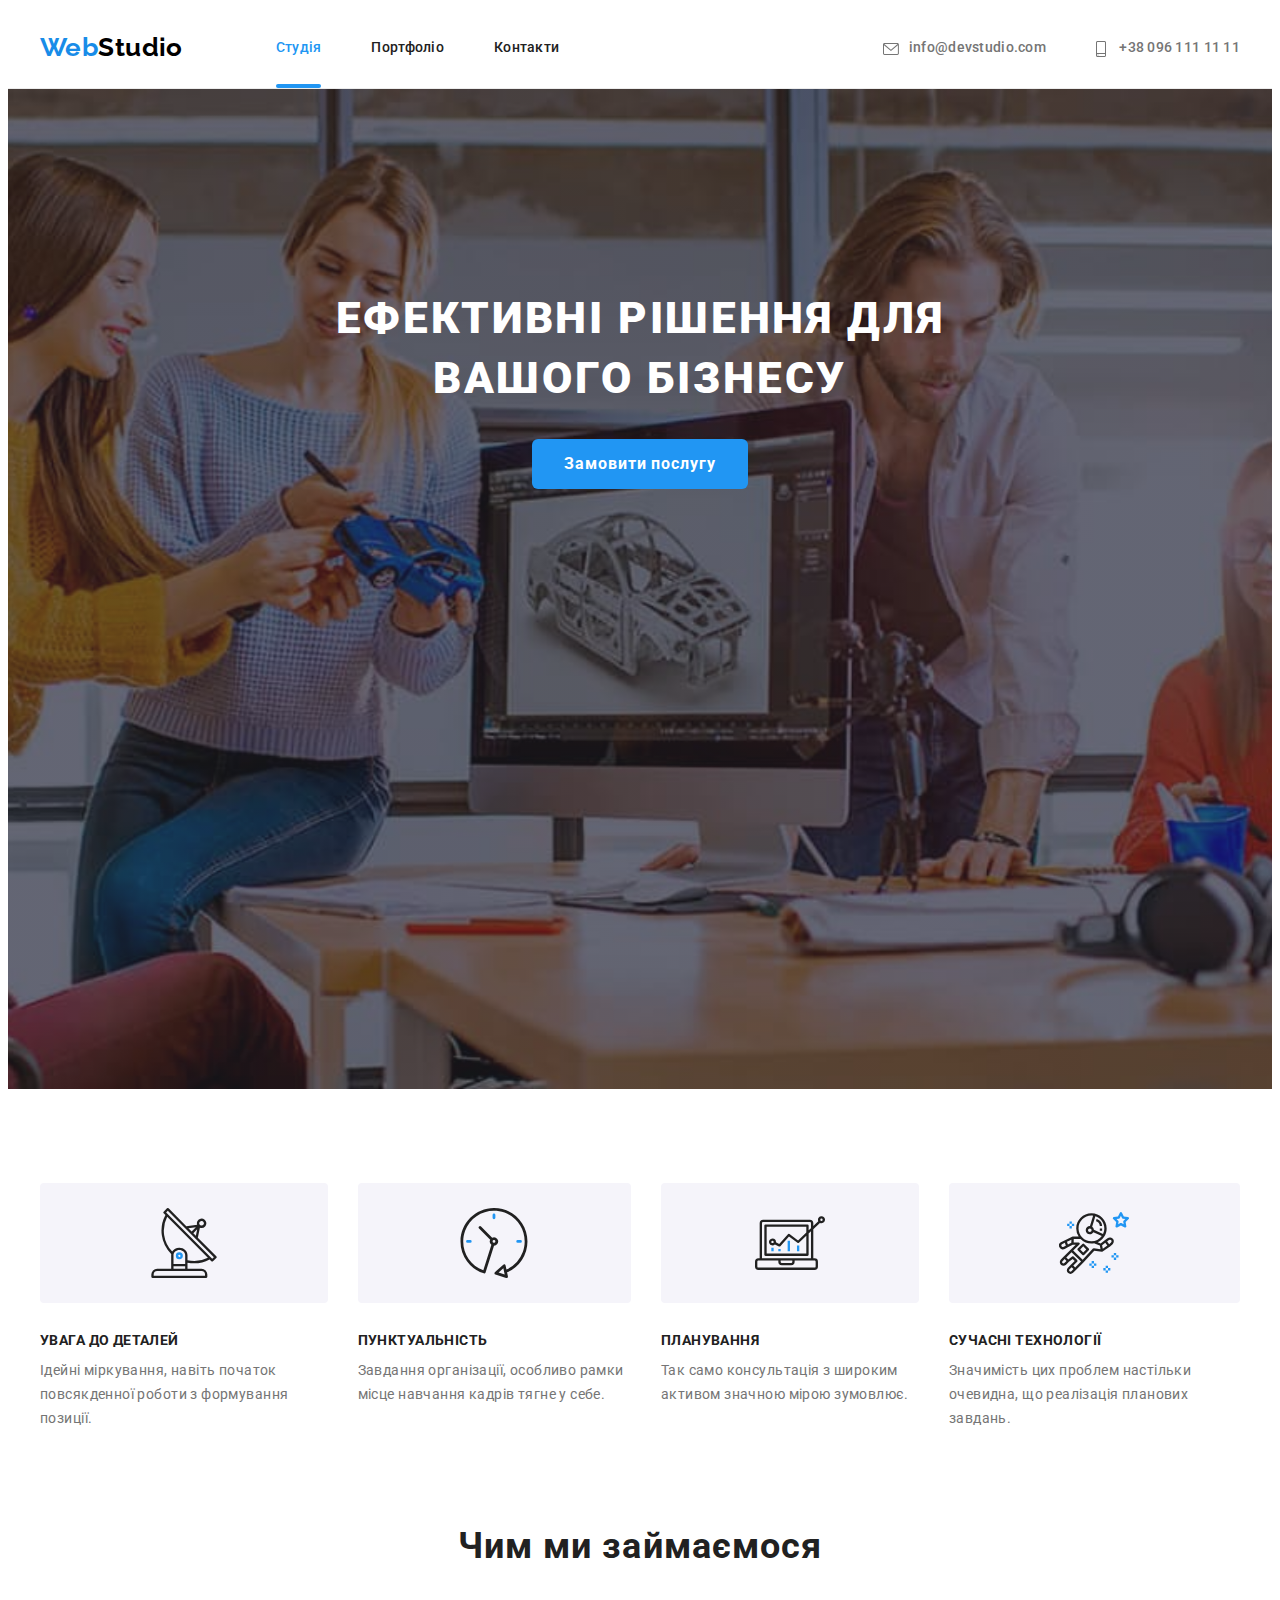
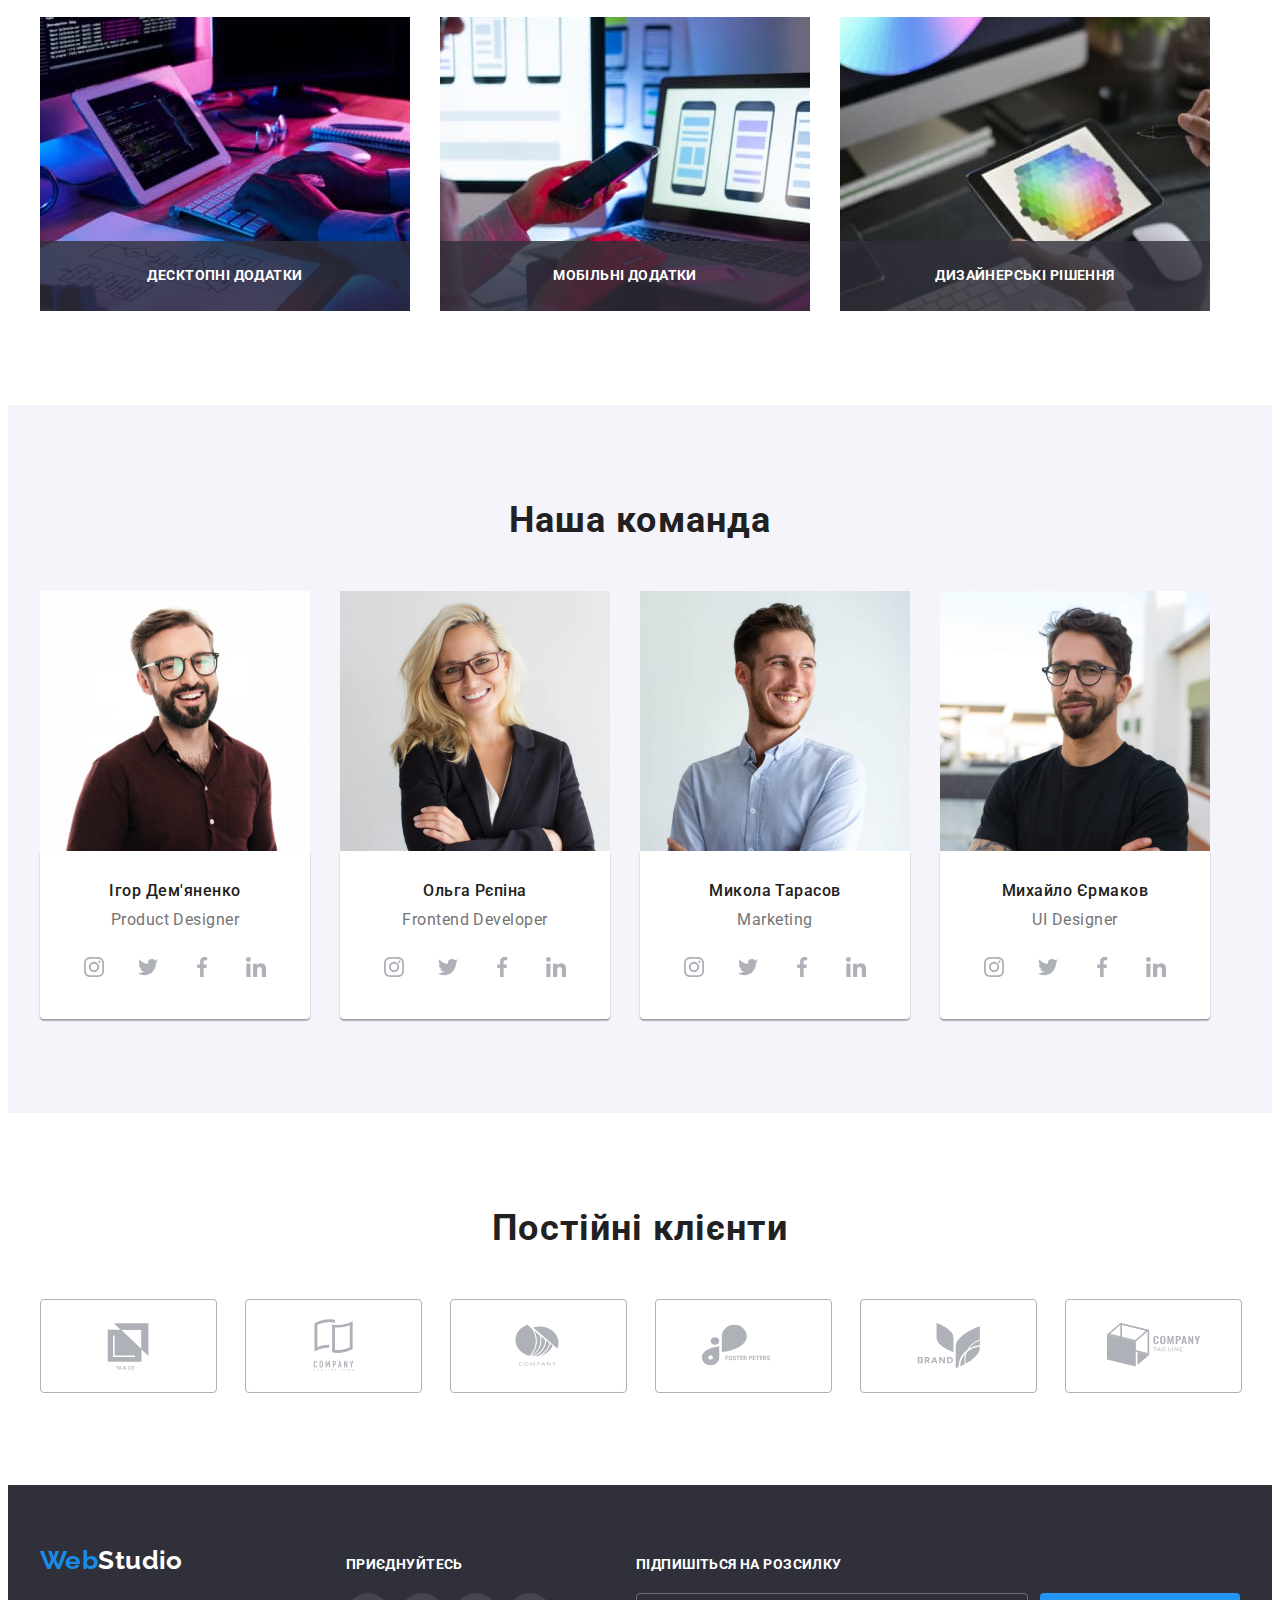
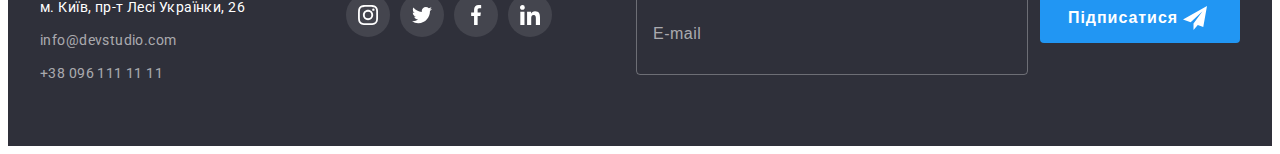
<file: index.html>
<!DOCTYPE html>
<html lang="uk">

<head>
    <meta charset="UTF-8">
    <meta http-equiv="X-UA-Compatible" content="IE=edge">
    <meta name="viewport" content="width=device-width, initial-scale=1.0">
    <title>WebStudio</title>
        <link rel="preconnect" href="https://fonts.googleapis.com">
        <link rel="preconnect" href="https://fonts.gstatic.com" crossorigin>
        <link href="https://fonts.googleapis.com/css2?family=Raleway:wght@700&family=Roboto:wght@400;500;700;900&display=swap"
            rel="stylesheet">
            <link rel="stylesheet" href="https://cdnjs.cloudflare.com/ajax/libs/modern-normalize/1.1.0/modern-normalize.min.css"
                integrity="sha512-wpPYUAdjBVSE4KJnH1VR1HeZfpl1ub8YT/NKx4PuQ5NmX2tKuGu6U/JRp5y+Y8XG2tV+wKQpNHVUX03MfMFn9Q=="
                crossorigin="anonymous" referrerpolicy="no-referrer" />
    <!-- <link rel="stylesheet" href="css/styles.css"> -->
    <link rel="stylesheet" href="./css/main.min.css">
</head>

<body>
            <header class="header">
                <div class="container header-container">
                    <nav class="header-nav">
                <a class="logo-web link" href="./index.html">Web<span class="logo-studio">Studio</span></a>
                    <ul class="header-list list">
                        <li class="header-list-item"><a href="./index.html" class="header-link nav--current link">Студія</a></li>
                        <li class="header-list-item"><a href="./portfolio.html" class="header-link link">Портфоліо</a></li>
                        <li class="header-list-item"><a href="#" class="header-link link">Контакти</a></li>
                    </ul>
                </nav>
                    <ul class="header-contacts-list list">
                    <li class="contacts-list-item"><a href="mailto:info@devstudio.com" class="contacts-link link">
                        <svg class="icon-contact">
                            <use href="./image/icons.svg#icon-envelope"></use>
                        </svg>info@devstudio.com</a>
                    </li>
                    <li class="contacts-list-item"><a href="tel:+380961111111" class="contacts-link link"> 
                        <svg class="icon-contact icon-smartphone">
                        <use href="./image/icons.svg#icon-smartphone"></use>
                    </svg> +38 096 111 11 11</a></li>
                </ul>        
    </div>           
    </header>
    <main>
        <section class="hero">
            <div class="container hero__container">
            <h1 class="hero__title">Ефективні рішення для вашого бізнесу</h1>
            <button class="hero__btn" type="button" data-modal-open>Замовити послугу </button>
            </section>
            </div>
            <section class="hero__adv section">
                <div class="container ">
                    <h2 class="visually-hidden">Наші особливості</h2>
                <ul class="hero__section">
                    <li class="hero__list list">
                        <div class="hero__box">
                            <svg class="nero__icon">
                                <use href="./image/icons.svg#icon-antenna"></use>
                            </svg>
                        </div>
                        <h3 class="hero__item">УВАГА ДО ДЕТАЛЕЙ</h3>
                        <p class="hero__page">Ідейні міркування, навіть початок повсякденної роботи з формування позиції.</p>
                    </li>
                    <li class="hero__list list">
                        <div class="hero__box">
                            <svg class="nero__icon">
                                <use href="./image/icons.svg#icon-clock"></use>
                            </svg>
                        </div>
                        <h3 class="hero__item">ПУНКТУАЛЬНІСТЬ</h3>
                        <p class="hero__page">Завдання організації, особливо рамки місце навчання кадрів тягне у себе.</p>
                    </li>
                    <li class="hero__list list">
                        <div class="hero__box">
                            <svg class="nero__icon">
                                <use href="./image/icons.svg#icon-diagram"></use>
                            </svg>
                        </div>
                        <h3 class="hero__item">ПЛАНУВАННЯ</h3>
                        <p class="hero__page">Так само консультація з широким активом значною мірою зумовлює.</p>
                    </li>
                    <li class="hero__list list">
                        <div class="hero__box">
                            <svg class="nero__icon">
                                <use href="./image/icons.svg#icon-astronaut"></use>
                            </svg>
                        </div>
                        <h3 class="hero__item">СУЧАСНІ ТЕХНОЛОГІЇ</h3>
                        <p class="hero__page">Значимість цих проблем настільки очевидна, що реалізація планових завдань.</p>
                    </li>
                </ul>
            </div>
        </section>
        <section class="project section">
            <div class="container">
                <h2 class="projects">Чим ми займаємося</h2>
            <ul class="project__section">
                <li class="project__icon list">
                    <div class="project__item">
                    <img src="./image/imgbilyyplan.jpg" alt="білий планшет,руки та клавіатура"
                        width="370">
                        <p class="label">Десктопні додатки</p>
                    </div></li>
                <li class="project__icon list">
                    <div class="project__item">
                    <img src="./image/imgtel.jpg"
                        alt="телефон в руках та ноутбук з зображенням трьох смартфонів" width="370">
                    <p class="label">Мобільні додатки</p></div></li>
                <li class="project__icon list">
                    <div class="project__item">
                    <img src="./image/imgplanshet.jpg" alt="планшет з яскравим екраном" width="370">
                <p class="label">Дизайнерські рішення</p></div></li>
            </ul></div>
        </section>
        <section class="people section">
            <div class="container">
                <h2 class="people__title">Наша команда</h2>
            <ul class="people__section">
                <li class="people__list list">
                    <img src="./image/imgigor.jpg" alt="хлопець в окулярах, коричнева сорочка" width="270">
                    <div class="people__box">
                    <h3 class="people__item">Ігор Дем'яненко</h3>
                     <p class="people__page">Product Designer</p>
                     <ul class="social__list list">
                     <li class="social__item">
                    <a href="" class="social__link link"><svg class="social__icon" width="20" height="20">
                    <use href="./image/icons.svg#icon-instagram"></use></svg>
                        </a></li>
                     <li class="social__item"><a href="" class="social__link link"><svg class="social__icon" width="20" height="20">
                        <use href="./image/icons.svg#icon-twitter"></use>
                    </svg></a></li>
                     <li class="social__item"><a href="" class="social__link link"><svg class="social__icon" width="20" height="20">
                        <use href="./image/icons.svg#icon-facebook"></use>
                    </svg></a></li>
                     <li class="social__item"><a href="" class="social__link link"><svg class="social__icon" width="20" height="20">
                        <use href="./image/icons.svg#icon-linkedin"></use>
                    </svg></a></li>
                    </ul>
                    </div>
                </li>
                <li class="people__list list">
                    <img src="./image/imgolga.jpg" alt="блондинка в окулярах" width="270">
                    <div class="people__box">
                    <h3 class="people__item">Ольга Рєпіна</h3>
                    <p class="people__page">Frontend Developer</p>
                    <ul class="social__list list">
                        <li class="social__item">
                            <a href="" class="social__link link"><svg class="social__icon" width="20" height="20">
                                    <use href="./image/icons.svg#icon-instagram"></use>
                                </svg>
                            </a>
                        </li>
                        <li class="social__item"><a href="" class="social__link link"><svg class="social__icon" width="20" height="20">
                                    <use href="./image/icons.svg#icon-twitter"></use>
                                </svg></a></li>
                        <li class="social__item"><a href="" class="social__link link"><svg class="social__icon" width="20" height="20">
                                    <use href="./image/icons.svg#icon-facebook"></use>
                                </svg></a></li>
                        <li class="social__item"><a href="" class="social__link link"><svg class="social__icon" width="20" height="20">
                                    <use href="./image/icons.svg#icon-linkedin"></use>
                                </svg></a></li>
                    </ul>
                    </div>
                </li>
                <li class="people__list list">
                    <img src="./image/imgmykola.jpg" alt="хлопець з голубій сорочці" width="270">
                    <div class="people__box">
                    <h3 class="people__item">Микола Тарасов</h3>
                    <p class="people__page">Marketing</p>
                    <ul class="social__list list">
                        <li class="social__item">
                            <a href="" class="social__link link"><svg class="social__icon" width="20" height="20">
                                    <use href="./image/icons.svg#icon-instagram"></use>
                                </svg>
                            </a>
                        </li>
                        <li class="social__item"><a href="" class="social__link link"><svg class="social__icon" width="20" height="20">
                                    <use href="./image/icons.svg#icon-twitter"></use>
                                </svg></a></li>
                        <li class="social__item"><a href="" class="social__link link"><svg class="social__icon" width="20" height="20">
                                    <use href="./image/icons.svg#icon-facebook"></use>
                                </svg></a></li>
                        <li class="social__item"><a href="" class="social__link link"><svg class="social__icon" width="20" height="20">
                                    <use href="./image/icons.svg#icon-linkedin"></use>
                                </svg></a></li>
                    </ul>
                    </div>
                </li>
                <li class="people__list list">
                    <img src="./image/imgmyx.jpg" alt="хлопець в окулярах,чорна футболка" width="270">
                    <div class="people__box">
                    <h3 class="people__item">Михайло Єрмаков</h3>
                    <p class="people__page">UI Designer</p>
                    <ul class="social__list list">
                        <li class="social__item">
                            <a href="" class="social__link link"><svg class="social__icon" width="20" height="20">
                                    <use href="./image/icons.svg#icon-instagram"></use>
                                </svg>
                            </a>
                        </li>
                        <li class="social__item"><a href="" class="social__link link"><svg class="social__icon" width="20" height="20">
                                    <use href="./image/icons.svg#icon-twitter"></use>
                                </svg></a></li>
                        <li class="social__item"><a href="" class="social__link link"><svg class="social__icon" width="20" height="20">
                                    <use href="./image/icons.svg#icon-facebook"></use>
                                </svg></a></li>
                        <li class="social__item"><a href="" class="social__link link"><svg class="social__icon" width="20" height="20">
                                    <use href="./image/icons.svg#icon-linkedin"></use>
                                </svg></a></li>
                    </ul>
                    </div>
                </li>
            </ul></div>
        </section>
        <section class="section">
            <div class="container">
                <h2 class="customers">Постійні клієнти</h2>
                <ul class="customers__list list">
                    <li class="customers-list__item"><a href="#"class="customers__link link"><svg class="customers__icon">
                            <use href="./image/icons.svg#icon-yako"></use>
                        </svg></a></li>
                    <li class="customers-list__item"><a href="#" class="customers__link link"><svg class="customers__icon">
                            <use href="./image/icons.svg#icon-tiglinehere"></use>
                        </svg></a></li>
                <li class="customers-list__item"><a href="#" class="customers__link link"><svg class="customers__icon">
                            <use href="./image/icons.svg#icon-company"></use>
                        </svg></a></li>
                <li class="customers-list__item"><a href="#" class="customers__link link"><svg class="customers__icon">
                            <use href="./image/icons.svg#icon-fosterpeters"></use>
                        </svg></a></li>
                    <li class="customers-list__item"><a href="#" class="customers__link link"><svg class="customers__icon">
                            <use href="./image/icons.svg#icon-brand"></use>
                        </svg></a></li>
                <li class="customers-list__item"><a href="#" class="customers__link link"><svg class="customers__icon">
                            <use href="./image/icons.svg#icon-companytagline"></use>
                        </svg></a></li>
                </ul>
            </div>
        </section>
    </main>
    <footer class="footer">
        <div class="container footer-wrap">
            <div>
                <a class="logo-web link footer-logo" href="./index.html">Web<span
                        class="logo-studio-white">Studio</span></a>
                <address class="footer-address-list">
                    <ul class="footer-list list">
                        <li class="footer-list-item list"><a href="https://goo.gl/maps/NXX6LeHb5ru4royF7" target="_blank"
                                rel="noopener noreferrer nofollow" class="footer-link link-address link">м. Київ, пр-т Лесі
                                Українки, 26</a></li>
                        <li class="footer-list-item list"><a href="mailto:info@devstudio.com"
                                class="footer-link link">info@devstudio.com</a></li>
                        <li class="footer-list-item list"><a href="tel:+380961111111" class="footer-link link">+38 096 111
                                11 11</a>
                        </li>
                    </ul>
                </address>
            </div>
            <div class="footer-social">
                <p class="footer-heading">приєднуйтесь</p>
                <ul class="social-footer-list">
                    <li class="social-footer-item">
                        <a href="#" class="social-footer-link">
                            <svg class="social-footer-icon">
                                <use href="./image/icons.svg#icon-instagram"></use>
                            </svg>
                        </a>
                    </li>
                    <li class="social-footer-item">
                        <a href="#" class="social-footer-link">
                            <svg class="social-footer-icon">
                                <use href="./image/icons.svg#icon-twitter"></use>
                            </svg>
                        </a>
                    </li>
                    <li class="social-footer-item">
                        <a href="#" class="social-footer-link">
                            <svg class="social-footer-icon">
                                <use href="./image/icons.svg#icon-facebook"></use>
                            </svg>
                        </a>
                    </li>
                    <li class="social-footer-item">
                        <a href="#" class="social-footer-link">
                            <svg class="social-footer-icon">
                                <use href="./image/icons.svg#icon-linkedin"></use>
                            </svg>
                        </a>
                    </li>
                </ul>
            </div>
            <div class="footer-subscription">
                <p class="subscription-title">Підпишіться на розсилку</p>
                <form class="form-subscription">
                    <div class="send">
                        <label for="form-subscription-mail"></label>
                        <input type="email" name="mail" id="form-subscription-mail" placeholder="E-mail" />
                        <button type="button" class="footer-button pointer">
                            Підписатися <span class="send-icon"><svg width="24" height="24">
                                    <use href="./image/icons.svg#icon-icon-send"></use>
                                </svg>
                            </span>
                        </button>
                    </div>
                </form>
            </div>
    
        </div>
    
        </div>
    </footer>
<div class="backdrop is-hidden" data-modal>
    <div class="modal ">
        <button type="button" class="modal-close" data-modal-close>
            <svg class="icon icon-modal" width="18" height="18">
                <use href="./image/icons.svg#icon-close-black"></use>
            </svg>
        </button>
        <form class="form">
            <p></p>
            <p class="form-title">Залиште свої дані, ми вам передзвонимо</p>
            <label class="form-send" for="name">Ім'я</label>
            <div class="form-field">
                <input class="form-input" type="text" name="name" id="name" placeholder="" autofocus />
                <svg class="form-icon" width="18" height="18">
                    <use href="./image/icons.svg#icon-person-black"></use>
                </svg>
            </div>
            <label class="form-send" for="tel">Телефон</label>
            <div class="form-field">
                <input class="form-input" type="tel" name="tel" id="tel" placeholder="" />
                <svg class="form-icon" width="18" height="18">
                    <use href="./image/icons.svg#icon-tel-black"></use>
                </svg>
            </div>
            <label class="form-send" for="form-send-mail">Пошта</label>
            <div class="form-field">
                <input class="form-input" type="email" name="mail" id="form-send-mail" placeholder="" />
                <svg class="form-icon" width="18" height="18">
                    <use href="./image/icons.svg#icon-emailicon"></use>
                </svg>
            </div>
            <label class="form-send" for="comment">Коментар
                <textarea class="comment-field" name="comment" id="comment" cols="30" rows="10"
                    placeholder="Введіть текст"></textarea>
            </label>
            <label class="form-field-terms" for="terms">
                <input class="form-field-checkbox visually-hidden" type="checkbox" name="terms" id="terms" />
                <svg class="icon-checkbox" width="16" height="15">
                    <use href="./image/icons.svg#icon-vector"></use>
                </svg>
                Погоджуюся з розсилкою та приймаю <a href="#">Умови договору</a>
            </label>
            <button class="form-button" type="submit">Відправити</button>
        </form>
    </div>
</div>
<script src="./js/modal.js"></script>
                </body>
                
                </html>
</file>
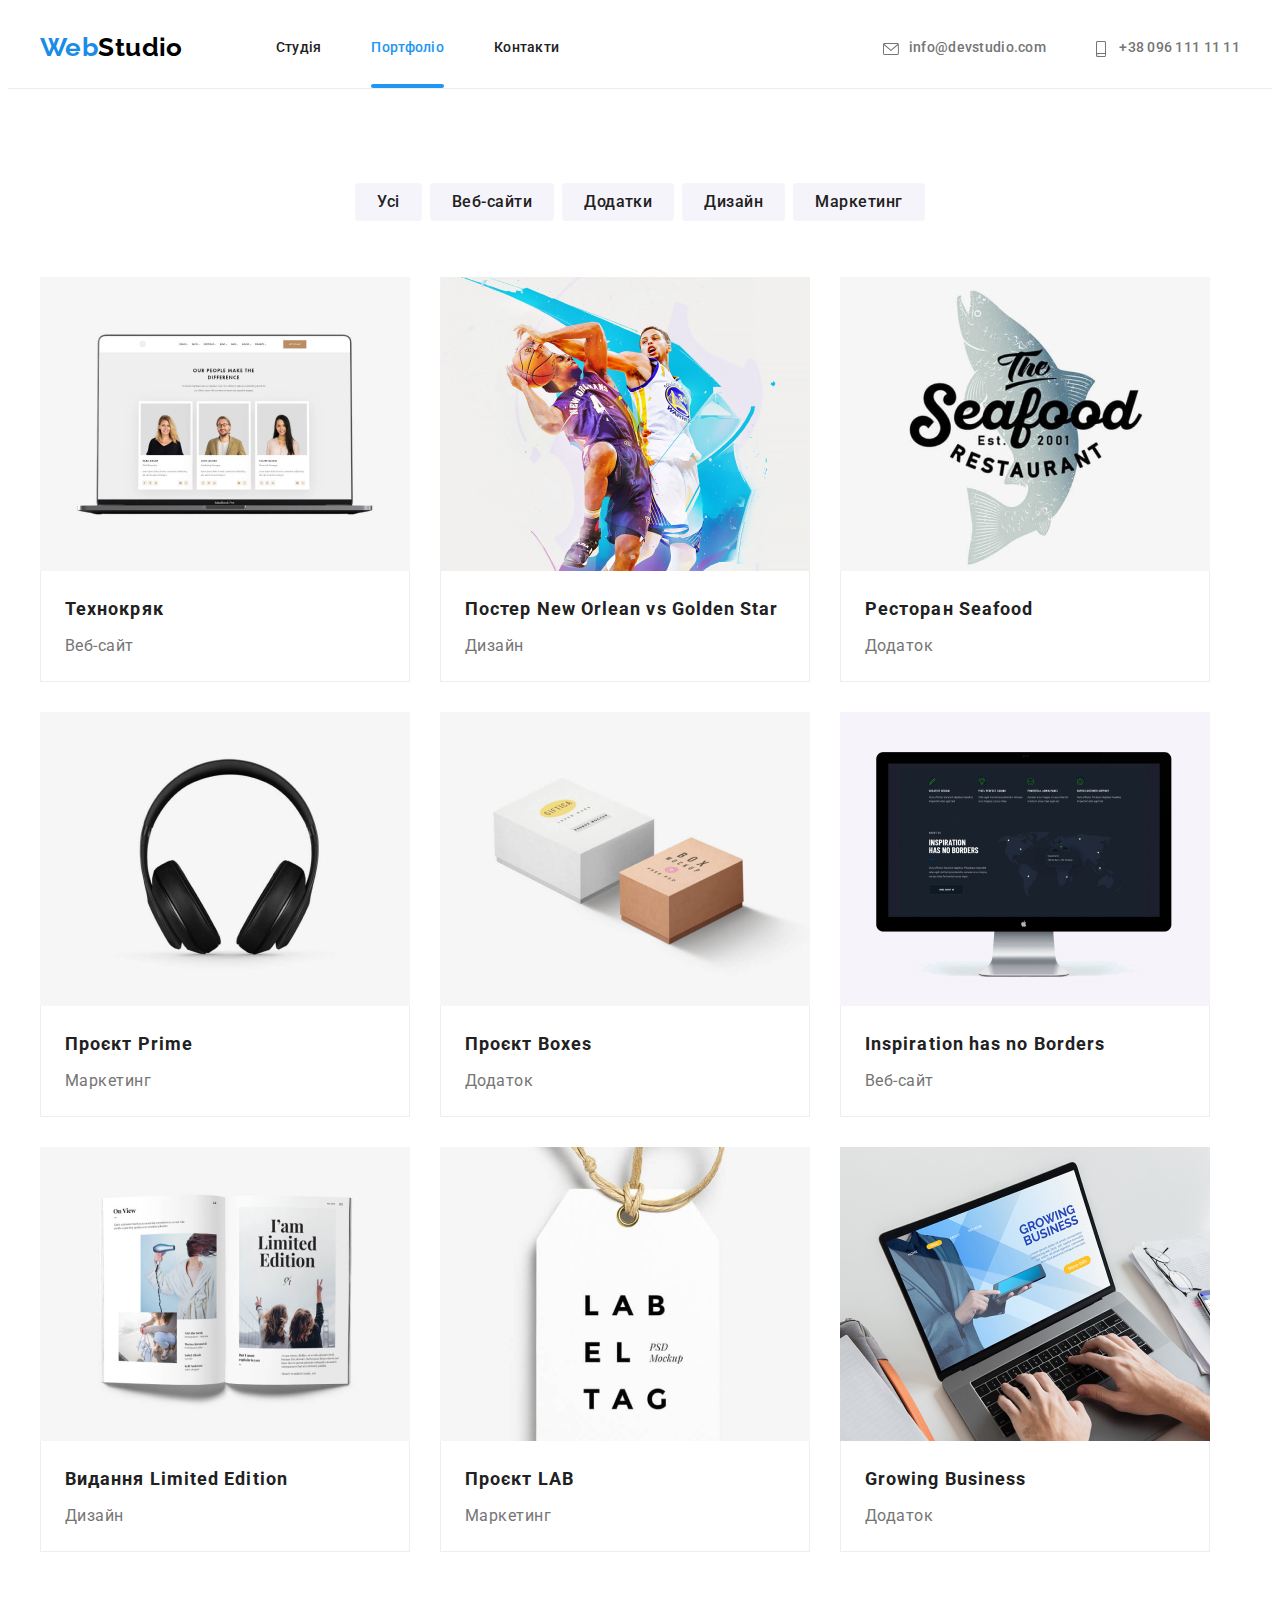
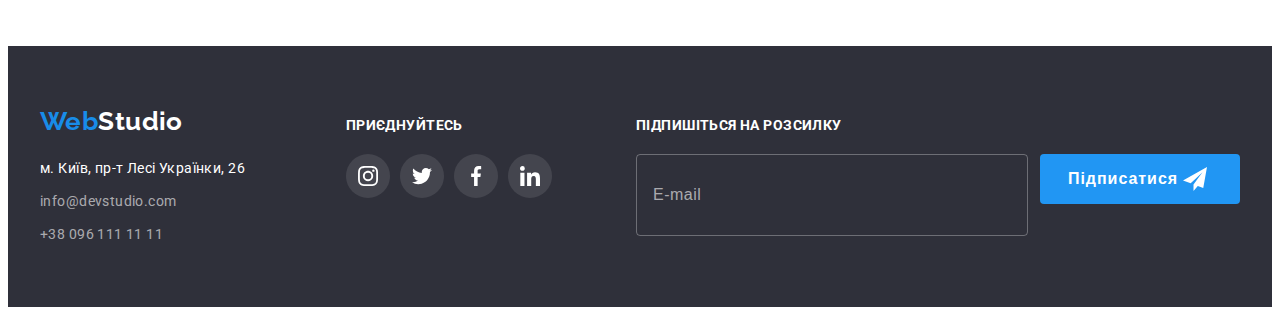
<file: portfolio.html>
<!DOCTYPE html>
<html lang="en">
<head>
    <meta charset="UTF-8">
    <meta http-equiv="X-UA-Compatible" content="IE=edge">
    <meta name="viewport" content="width=device-width, initial-scale=1.0">
    <title>Document</title>
<link rel="preconnect" href="https://fonts.googleapis.com">
<link rel="preconnect" href="https://fonts.gstatic.com" crossorigin>
<link href="https://fonts.googleapis.com/css2?family=Raleway:wght@700&family=Roboto:wght@400;500;700;900&display=swap"
    rel="stylesheet">
    <link rel="stylesheet" href="https://cdnjs.cloudflare.com/ajax/libs/modern-normalize/1.1.0/modern-normalize.min.css"
        integrity="sha512-wpPYUAdjBVSE4KJnH1VR1HeZfpl1ub8YT/NKx4PuQ5NmX2tKuGu6U/JRp5y+Y8XG2tV+wKQpNHVUX03MfMFn9Q=="
        crossorigin="anonymous" referrerpolicy="no-referrer" />
   <!-- <link rel="stylesheet" href="css/styles.css"> -->
<link rel="stylesheet" href="./css/main.min.css">
</head>
<body>
<header class="header">
    <div class="container header-container">
        <nav class="header-nav">
            <a class="logo-web link" href="./index.html">Web<span class="logo-studio">Studio</span></a>
            <ul class="header-list list">
                <li class="header-list-item"><a href="./index.html" class="header-link link">Студія</a></li>
                <li class="header-list-item"><a href="./portfolio.html" class="header-link  nav--current link">Портфоліо</a></li>
                <li class="header-list-item"><a href="#" class="header-link link">Контакти</a></li>
            </ul>
        </nav>
        <ul class="header-contacts-list list">
            <li class="contacts-list-item"><a href="mailto:info@devstudio.com" class="contacts-link link">
                    <svg class="icon-contact">
                        <use href="./image/icons.svg#icon-envelope"></use>
                    </svg>info@devstudio.com</a>
            </li>
            <li class="contacts-list-item"><a href="tel:+380961111111" class="contacts-link link">
                    <svg class="icon-contact icon-smartphone">
                        <use href="./image/icons.svg#icon-smartphone"></use>
                    </svg> +38 096 111 11 11</a></li>
        </ul>
    </div>
</header>
    <main>
<section class="section">
    <div class="container">
        <h1 class="visually-hidden">Приклади робіт</h1>
    <ul class="catalog-list list">
        <li class="catalog-list-item"><button type="button" class="catalog-list-btn">Усі</button></li>
        <li class="catalog-list-item"><button type="button" class="catalog-list-btn">Веб-сайти</button></li>
        <li class="catalog-list-item"><button type="button" class="catalog-list-btn">Додатки</button></li>
        <li class="catalog-list-item"><button type="button" class="catalog-list-btn">Дизайн</button></li>
        <li class="catalog-list-item"><button type="button" class="catalog-list-btn">Маркетинг</button></li>
    </ul>
    <ul class="project-list list link">
            <li class="project-list-item">
                <a href="#"class="project-link link">
                    <div class="overlay">
                    <img src="./image/team.jpg"
                        alt="троє людей на моніторі дівчина-хлопець-дівчина" width="370">
                    <div class="project-list-box">
                        <p class="project-box">
                            Ресурс пропонує комплексні пропозиції з різним рівнем функціоналу та сервісів.
                            Все це дозволить відвідувачу отримати вичерпні відомості про компанію чи
                            приватну особу.
                        </p>
                    </div>
                    </div>
                        <div class="project-type">
                        <h2 class="project-title">Технокряк</h2>
                        <p class="project-after">Веб-сайт</p>   
                </div>
                </a>
            </li>
            <li class="project-list-item">
                <a href="#" class="project-link link">
                    <div class=" overlay">
                    <img src="./image/basketbolls.jpg" alt="двоє хлопців з м'ячем"
                        width="370">
                        <div class="project-list-box">
                            <p class="project-box">
                                Ресурс пропонує комплексні пропозиції з різним рівнем функціоналу та сервісів.
                                Все це дозволить відвідувачу отримати вичерпні відомості про компанію чи
                                приватну особу.
                            </p>
                        </div>
                        </div>
                    <div class="project-type">
                        <h2 class="project-title">Постер New Orlean vs Golden Star</h2>
                            <p class="project-after">Дизайн</p>
                </div>
                </a>
            </li>
            <li class="project-list-item"><a href="#" class="project-link link">
                <div class=" overlay">
                    <img src="./image/restoran.jpg" alt="логотип ресторану на фоні акула" width="370">
                    <div class="project-list-box">
                        <p class="project-box">
                            Ресурс пропонує комплексні пропозиції з різним рівнем функціоналу та сервісів.
                            Все це дозволить відвідувачу отримати вичерпні відомості про компанію чи
                            приватну особу.
                        </p>
                    </div>
                    </div>
               <div class="project-type">
                    <h2 class="project-title">Ресторан Seafood</h2>
                    <p class="project-after">Додаток</p>
               </div>
            </a>
            </li>
            <li class="project-list-item"><a href="#" class="project-link link">
                <div class=" overlay">
                <img src="./image/nayshniki.jpg" alt="чорні навушники" width="370">
                <div class="project-list-box">
                    <p class="project-box">
                        Ресурс пропонує комплексні пропозиції з різним рівнем функціоналу та сервісів.
                        Все це дозволить відвідувачу отримати вичерпні відомості про компанію чи
                        приватну особу.
                    </p>
                </div>
                </div>
                <div class="project-type">
                    <h2 class="project-title">Проєкт Prime</h2>
                    <p class="project-after">Маркетинг</p>
                </div>
                </a>
            </li>
            <li class="project-list-item"><a href="#" class="project-link link">
                <div class="overlay">
                <img src="./image/boxes.jpg" alt="дві коробки різного розміру та кольору" width="370">
                <div class="project-list-box">
                    <p class="project-box">
                        Ресурс пропонує комплексні пропозиції з різним рівнем функціоналу та сервісів.
                        Все це дозволить відвідувачу отримати вичерпні відомості про компанію чи
                        приватну особу.
                    </p>
                </div>
                </div>
                <div class="project-type">
                    <h2 class="project-title">Проєкт Boxes</h2>
                    <p class="project-after">Додаток</p>
                </div>
                </a>
            </li>
            <li class="project-list-item"><a href="#" class="project-link link">
                <div class=" overlay">
                <img src="./image/inspiration.jpg" alt="монітор з чорним екраном" width="370">
                <div class="project-list-box">
                    <p class="project-box">
                        Ресурс пропонує комплексні пропозиції з різним рівнем функціоналу та сервісів.
                        Все це дозволить відвідувачу отримати вичерпні відомості про компанію чи
                        приватну особу.
                    </p>
                </div>
                </div>
                <div class="project-type">
                    <h2 class="project-title">Inspiration has no Borders</h2>
                    <p class="project-after">Веб-сайт</p>
                </div>
                </a>
            </li>
            <li class="project-list-item"><a href="#" class="project-link link">
                <div class=" overlay">
                <img src="./image/limitedEdition.jpg" alt="розворот журналу,на зображені дівчина з феном" width="370">
                <div class="project-list-box">
                    <p class="project-box">
                        Ресурс пропонує комплексні пропозиції з різним рівнем функціоналу та сервісів.
                        Все це дозволить відвідувачу отримати вичерпні відомості про компанію чи
                        приватну особу.
                    </p>
                </div>
                </div>
               <div class="project-type">
                    <h2 class="project-title" >Видання Limited Edition</h2>
                    <p class="project-after">Дизайн</p>
               </div>
            </a>
            </li>
            <li class="project-list-item"><a href="#" class="project-link link">
                <div class=" overlay">
                <img src="./image/lab.jpg" alt="бірка з написом Лаб" width="370">
                <div class="project-list-box">
                    <p class="project-box">
                        Ресурс пропонує комплексні пропозиції з різним рівнем функціоналу та сервісів.
                        Все це дозволить відвідувачу отримати вичерпні відомості про компанію чи
                        приватну особу.
                    </p>
                </div>
                </div>
               <div class="project-type">
                    <h2 class="project-title" >Проєкт LAB</h2>
                    <p class="project-after">Маркетинг</p>
               </div>
            </a>
            </li>
            <li class="project-list-item"><a href="#" class="project-link link">
                <div class=" overlay">
                <img src="./image/growingbusiness.jpg" alt="ноутбук з зображенням людини  з телефоном" width="370">
                <div class="project-list-box">
                    <p class="project-box">
                        Ресурс пропонує комплексні пропозиції з різним рівнем функціоналу та сервісів.
                        Все це дозволить відвідувачу отримати вичерпні відомості про компанію чи
                        приватну особу.
                    </p>
                </div>
                </div>
                <div class="project-type">
                    <h2 class="project-title">Growing Business</h2>
                    <p class="project-after">Додаток</p>
                </div>
                </a>
            </li>
        </ul>
     </div>
</section>
    </main>
    <footer class="footer">
        <div class="container footer-wrap">
            <div >
                <a class="logo-web link footer-logo" href="./index.html">Web<span
                        class="logo-studio-white">Studio</span></a>
                <address class="footer-address-list">
                    <ul class="footer-list list">
                        <li class="footer-list-item list"><a href="https://goo.gl/maps/NXX6LeHb5ru4royF7" target="_blank"
                                rel="noopener noreferrer nofollow" class="footer-link link-address link">м. Київ, пр-т Лесі
                                Українки, 26</a></li>
                        <li class="footer-list-item list"><a href="mailto:info@devstudio.com"
                                class="footer-link link">info@devstudio.com</a></li>
                        <li class="footer-list-item list"><a href="tel:+380961111111" class="footer-link link">+38 096 111
                                11 11</a>
                        </li>
                    </ul>
                </address>
            </div>
            <div class="footer-social">
                <p class="footer-heading">приєднуйтесь</p>
                <ul class="social-footer-list">
                    <li class="social-footer-item">
                        <a href="#" class="social-footer-link">
                            <svg class="social-footer-icon">
                                <use href="./image/icons.svg#icon-instagram"></use>
                            </svg>
                        </a>
                    </li>
                    <li class="social-footer-item">
                        <a href="#" class="social-footer-link">
                            <svg class="social-footer-icon">
                                <use href="./image/icons.svg#icon-twitter"></use>
                            </svg>
                        </a>
                    </li>
                    <li class="social-footer-item">
                        <a href="#" class="social-footer-link">
                            <svg class="social-footer-icon">
                                <use href="./image/icons.svg#icon-facebook"></use>
                            </svg>
                        </a>
                    </li>
                    <li class="social-footer-item">
                        <a href="#" class="social-footer-link">
                            <svg class="social-footer-icon">
                                <use href="./image/icons.svg#icon-linkedin"></use>
                            </svg>
                        </a>
                    </li>
                </ul>
            </div>
            <div class="footer-subscription">
                <p class="subscription-title">Підпишіться на розсилку</p>
                <form class="form-subscription">
                    <div class="send">
                        <label for="form-subscription-mail"></label>
                        <input type="email" name="mail" id="form-subscription-mail" placeholder="E-mail" />
                        <button type="button" class="footer-button pointer">
                            Підписатися <span class="send-icon"><svg width="24" height="24">
                                    <use href="./image/icons.svg#icon-icon-send"></use>
                                </svg>
                            </span>
                        </button>
                    </div>
                </form>
            </div>

        </div>
    
    </div>
    </footer>
</body>
</html>
</file>
<file: css/main.min.css>
:root{--primary-text-color: #212121;--secondary-text-color: #757575;--white-color: #FFFFFF;--black-color: #000000;--background-our-team: #F5F4FA;--background-hero-footer: #2F303A;--accent-color: #2196F3;--hero-button-hover: #188CE8;--icon-fill: #212121;--icon-social-light: #AFB1B8;--icon-social-hover: #2196F3;--icon-social-hover-bg: #ffffff;--grey-transparent-background-all: rgba(0, 0, 0, 0.2)}.visually-hidden{position:absolute;white-space:nowrap;width:1px;height:1px;overflow:hidden;border:0;padding:0;clip:rect(0 0 0 0);-webkit-clip-path:inset(50%);clip-path:inset(50%);margin:-1px}p,h1,h2,h3,h4,h5,h6{margin:0}ul,ol{margin:0;padding-left:0}button{display:block;cursor:pointer;bottom:none;border-radius:4px}address{font-style:normal;margin-top:20px}img{display:block;min-width:100%;height:auto}.list{list-style:none;padding-left:0;margin:0}.link{text-decoration:none;color:inherit}.section{padding-top:94px;padding-bottom:94px}body{font-family:"Roboto";color:var(--primary-text-color);background-color:var(--white-color);font-size:14px;letter-spacing:.03em}.container{width:1200px;padding:0 15px;margin:0 auto}.logo-web{font-family:"Raleway","sans-serif";font-weight:700;font-size:26px;line-height:1.2;color:var(--hero-button-hover);display:inline-block;text-decoration:none;margin-right:93px}header{border-bottom:solid 1px #ececec}.icon-contact{width:16px;height:12px;margin-right:10px;vertical-align:middle;fill:currentColor}.icon-smartphone{width:10px;height:16px}.header-list{display:flex;gap:50px}.header-contacts-list{display:flex;margin-left:auto}.header-container{display:flex;align-items:center}.header-nav{display:flex;align-items:center;justify-content:space-between}.logo-studio{color:#000}.header-link{display:block;position:relative;font-weight:500;padding-bottom:32px;font-size:14px;line-height:1.14;letter-spacing:.02em;text-decoration:none;color:inherit;transition:color 250ms cubic-bezier(0.4, 0, 0.2, 1)}.header-link:hover,.header-link:focus{color:#2196f3}.header-link.nav--current::after{position:absolute;bottom:0;left:0;content:"";width:100%;height:4px;border-radius:2px;background:#2196f3}.nav--current{color:#2196f3}.header-list-item{padding-top:32px}.contacts-list-item:not(:last-child){margin-right:50px}.hero{background-color:#2f303a;padding-top:200px;padding-bottom:200px}.hero-title{margin-bottom:30px}.hero-sec{display:flex;gap:30px}.nav-active{color:#2196f3}.header-link:hover,.header-link:focus{color:#2196f3}.contacts-link{font-weight:500;line-height:1.14;letter-spacing:.02em;color:#757575;transition:color 250ms cubic-bezier(0.4, 0, 0.2, 1)}.contacts-link:hover,.contacts-link:focus{color:#2196f3}.hero{background-color:#2f303a;padding-top:200px;padding-bottom:200px}.hero{max-width:1600px;height:600px;margin:0 auto;padding:200px 0;text-align:center;background-color:#2f303a;background-image:linear-gradient(rgba(47, 48, 58, 0.4), rgba(47, 48, 58, 0.4)),url(../image/background.jpg);background-repeat:no-repeat;background-position:center;background-size:cover}.hero__title{margin-bottom:30px}.hero__section{display:flex;gap:30px}.hero__title{font-weight:900;font-size:44px;line-height:1.36;text-align:center;letter-spacing:.06em;text-transform:uppercase;color:#fff;max-width:696px;margin-left:auto;margin-right:auto}.hero__btn{font-family:"Roboto";font-style:normal;font-weight:700;font-size:16px;line-height:1.88;display:flex;align-items:center;text-align:center;letter-spacing:.06em;color:#fff;background:#2196f3;border:none;cursor:pointer;border-radius:6px;display:block;text-align:center;padding:10px 32px;margin-left:auto;margin-right:auto}.hero__item{font-weight:700;font-size:14px;line-height:1.14;letter-spacing:.03em;text-transform:uppercase;color:#212121;margin-bottom:10px}.hero__page{font-size:14px;line-height:1.71;color:#757575}.hero__box{display:flex;justify-content:center;align-items:center;flex-basis:calc((100% - 90px)/4);margin-bottom:30px;height:120px;border-radius:4px;background-color:#f5f4fa}.nero__icon{fill:#212121;width:70px;height:70px}.project{padding-top:0}.project__section{display:flex;gap:30px}.projects{font-weight:700;font-size:36px;line-height:1.17;letter-spacing:.03em;color:#212121;text-align:center;margin-top:0px;margin-bottom:50px}.project__item{position:relative;height:294px}.label{position:absolute;bottom:0;left:0;margin:0;width:100%;display:flex;justify-content:center;align-items:center;height:70px;font-weight:700;font-size:14px;line-height:1.14;text-align:center;letter-spacing:.03em;text-transform:uppercase;color:#fff;background-color:rgba(47,48,58,.8)}.people{background:#f5f4fa}.people__title{font-weight:700;font-size:36px;line-height:1.17;text-align:center;letter-spacing:.03em;color:#212121;text-align:center;margin-top:0px;margin-bottom:50px}.people__section{display:flex;gap:30px}.people__list{background:#fff}.people__item{font-weight:500;font-size:16px;line-height:1.19;text-align:center;letter-spacing:.03em;color:#212121;margin-bottom:10px}.people__box{padding-top:30px;padding-bottom:30px;box-shadow:0px 1px 3px rgba(0,0,0,.12),0px 1px 1px rgba(0,0,0,.14),0px 2px 1px rgba(0,0,0,.2);border-radius:0px 0px 4px 4px}.people__page{font-weight:400;font-size:16px;line-height:1.19;text-align:center;letter-spacing:.03em;color:#757575;margin-bottom:16px}.social__list{display:flex;justify-content:center;gap:10px}.social__item{width:44px;height:44px}.social__link{width:100%;height:100%;border-radius:50%;display:flex;align-items:center;justify-content:center;color:#afb1b8;transition:background-color 250ms cubic-bezier(0.4, 0, 0.2, 1),color 250ms cubic-bezier(0.4, 0, 0.2, 1)}.social__link:hover,.social__link:focus{background-color:#2196f3;color:var(--icon-social-hover-bg)}.social__icon{fill:currentColor;width:20px;height:20px}.social__link:focus>.social__icon{fill:#fff}.customers{font-weight:700;font-size:36px;line-height:1.17;text-align:center;letter-spacing:.03em;color:#212121;text-align:center;margin-top:0px;margin-bottom:50px}.customers__list{display:flex;gap:30px}.customers-list__item{width:calc((100% - 120px)/6);height:92px}.customers__link{width:100%;height:100%;border:1px solid currentColor;border-radius:4px;display:flex;align-items:center;justify-content:center;color:#afb1b8;transition:color 250ms cubic-bezier(0.4, 0, 0.2, 1)}.customers__link:hover,.customers__link:focus{color:#2196f3}.customers__link:focus{outline:2px solid #2196f3}.customers__icon{width:106px;height:60px;fill:currentColor}.customers__link:focus>.customers__icon{fill:#2196f3}.catalog-list-item{align-items:center}.catalog-list{display:flex;gap:8px;align-items:center;margin-bottom:56px;justify-content:center;margin-left:auto;margin-right:auto}.catalog-list-btn{font-family:inherit;font-weight:500;font-size:16px;line-height:1.62;letter-spacing:.03em;text-align:center;background-color:#f5f4fa;color:#212121;border-radius:4px;border:none;cursor:pointer;padding:6px 22px;transition:color 250ms cubic-bezier(0.4, 0, 0.2, 1),box-shadow 250ms cubic-bezier(0.4, 0, 0.2, 1),background-color 250ms cubic-bezier(0.4, 0, 0.2, 1)}.catalog-list-btn:hover,.catalog-list-btn:focus{color:#fff;background:#2196f3;box-shadow:0px 3px 1px rgba(0,0,0,.1),0px 1px 2px rgba(0,0,0,.08),0px 2px 2px rgba(0,0,0,.12)}.project-list{display:flex;flex-wrap:wrap;gap:30px}.project-list-item{text-decoration:none}.project-link{display:block;text-decoration:none;transition:box-shadow 250ms cubic-bezier(0.4, 0, 0.2, 1)}.project-link:hover,.project-link:focus{box-shadow:0px 1px 1px rgba(0,0,0,.12),0px 4px 4px rgba(0,0,0,.06),1px 4px 6px rgba(0,0,0,.16)}.project-link:hover .project-list-box,.project-link:focus .project-list-box{transform:translateY(0%)}.project-title{font-weight:700;font-size:18px;line-height:2;letter-spacing:.06em;color:#212121;margin-bottom:4px}.project-after{font-size:16px;line-height:1.88;letter-spacing:.03em;color:#757575}.project-type{padding-top:20px;padding-bottom:20px;padding-left:24px;padding-right:24px;border:1px solid #eee;border-top:0}.overlay{position:relative;overflow:hidden}.project-list-box{content:"";position:absolute;padding:63px 24px;top:0;left:0;width:100%;height:100%;background:rgba(33,150,243,.9);transform:translateY(100%);transition:transform 250ms cubic-bezier(0.4, 0, 0.2, 1)}.project-list-box.is-animated{-webkit-animation-duration:3s;animation-duration:3s;-webkit-animation-iteration-count:infinite;animation-iteration-count:infinite;-webkit-animation-direction:alternate;animation-direction:alternate;-webkit-animation-timing-function:linear;animation-timing-function:linear}.project-box{margin-top:0;margin-bottom:0;font-size:18px;line-height:1.56;letter-spacing:.03em;color:#fff}.backdrop{width:100%;height:100%;background-color:rgba(0,0,0,.2);position:fixed;top:0;opacity:1;visibility:visible;transition:opacity 250ms cubic-bezier(0.4, 0, 0.2, 1),visibility 250ms cubic-bezier(0.4, 0, 0.2, 1)}.modal{position:absolute;top:50%;left:50%;min-width:528px;min-height:581px;border:1px solid rgba(0,0,0,.1);border-radius:4px;background-color:#fff;transform:translate(-50%, -50%) scale(1);transition:transform 250ms cubic-bezier(0.4, 0, 0.2, 1);box-shadow:0px 1px 3px rgba(0,0,0,.12),0px 1px 1px rgba(0,0,0,.14),0px 2px 1px rgba(0,0,0,.2)}.backdrop .is-hidden .modal{transform:translate(-50%, -50%) scale(1.1)}.modal-close{width:30px;height:30px;background-color:rgba(0,0,0,0);border:1px solid rgba(0,0,0,.1);border-radius:50%;position:absolute;right:8px;top:8px;display:flex;align-items:center;justify-content:center;cursor:pointer;background-color:#fff;fill:#000;transition:fill 250ms cubic-bezier(0.4, 0, 0.2, 1);transition:filter 250ms cubic-bezier(0.4, 0, 0.2, 1);box-shadow:0px 1px 3px rgba(0,0,0,.12),0px 1px 1px rgba(0,0,0,.14),0px 2px 1px rgba(0,0,0,.2)}.modal-close:hover{fill:#2196f3;filter:drop-shadow(0px 4px 4px rgba(0, 0, 0, 0.25))}.is-hidden{visibility:hidden;opacity:0;pointer-events:none}.form{width:100%;padding:40px}.form-title{margin-bottom:12px;margin-top:0;font-weight:700;font-size:20px;line-height:1.15;text-align:center;letter-spacing:.03em;color:#212121}.form-send{font-size:12px;line-height:1.17;letter-spacing:.01em;color:#757575;display:block;margin-bottom:20px}.form-field{position:relative;margin-top:4px;margin-bottom:10px}.form-input{width:100%;padding:11px 12px 11px 42px;font-size:16px;color:#000;background-color:inherit;border:1px solid rgba(33,33,33,.2);border-radius:4px;transition:border-color 250ms cubic-bezier(0.4, 0, 0.2, 1),box-shadow 250ms cubic-bezier(0.4, 0, 0.2, 1)}.form-input:hover,.form-input:focus{border-color:#2196f3;outline:none;box-shadow:0px 4px 4px rgba(0,0,0,.25)}.form-input::-moz-placeholder{font-size:16px;line-height:1.25;align-items:center;letter-spacing:.03em;color:rgba(117,117,117,.5)}.form-input:-ms-input-placeholder{font-size:16px;line-height:1.25;align-items:center;letter-spacing:.03em;color:rgba(117,117,117,.5)}.form-input::placeholder{font-size:16px;line-height:1.25;align-items:center;letter-spacing:.03em;color:rgba(117,117,117,.5)}.comment-field{width:100%;height:120px;padding:12px 16px;margin-top:4px;font-size:12px;line-height:1.17;letter-spacing:.01em;color:#000;border:1px solid rgba(33,33,33,.2);border-radius:4px;resize:none;transition:border-color 250ms cubic-bezier(0.4, 0, 0.2, 1),box-shadow 250ms cubic-bezier(0.4, 0, 0.2, 1)}.comment-field::-moz-placeholder{font-size:12px;line-height:1.17;align-items:center;letter-spacing:.01em;color:rgba(117,117,117,.5)}.comment-field:-ms-input-placeholder{font-size:12px;line-height:1.17;align-items:center;letter-spacing:.01em;color:rgba(117,117,117,.5)}.comment-field::placeholder{font-size:12px;line-height:1.17;align-items:center;letter-spacing:.01em;color:rgba(117,117,117,.5)}.comment-field:hover,.comment-field:focus{border-color:#2196f3;outline:none;box-shadow:0px 4px 4px rgba(0,0,0,.25)}.form-icon{position:absolute;top:50%;left:12px;transform:translateY(-50%);fill:#212121;transition:fill 250ms cubic-bezier(0.4, 0, 0.2, 1)}.form-input:hover~.form-icon,.form-input:focus~.form-icon{fill:#2196f3}.form-field-terms{display:flex;justify-content:center;align-items:center;gap:7px;margin-bottom:30px;font-size:14px;line-height:1.71;letter-spacing:.03em;color:#757575;fill:#fff}.form-field-terms>a{color:#2196f3}.icon-checkbox{border:1px solid #000;border-radius:2px;transition:border 250ms cubic-bezier(0.4, 0, 0.2, 1),background-color 250ms cubic-bezier(0.4, 0, 0.2, 1),box-shadow 250ms cubic-bezier(0.4, 0, 0.2, 1)}.form-field-checkbox:checked~.icon-checkbox{border:none;background-color:#2196f3;box-shadow:0px 4px 4px rgba(0,0,0,.25)}.form-button{width:200px;height:50px;padding:10px 52px;margin:0 auto;display:flex;justify-content:center;align-items:center;background-color:#2196f3;border:rgba(0,0,0,0);border-radius:4px;font-weight:700;font-size:16px;line-height:1.88;text-align:center;letter-spacing:.06em;color:#fff;cursor:pointer;transition:background-color 250ms cubic-bezier(0.4, 0, 0.2, 1),box-shadow 250ms cubic-bezier(0.4, 0, 0.2, 1)}.form-button:hover,.form-button:focus{background-color:#188ce8;box-shadow:0px 4px 4px rgba(0,0,0,.15)}.footer{background-color:#2f303a;padding:60px 0}.footer-list-item:not(:last-child){margin-bottom:9px}.footer-list-item:last-child{margin-bottom:0px}.footer-link{font-weight:400;line-height:1.71;color:rgba(255,255,255,.6);font-style:normal;text-decoration:none;letter-spacing:.03em;transition:color 250ms cubic-bezier(0.4, 0, 0.2, 1)}.footer-link:hover,.footer-link:focus{color:#2196f3}.link-address{color:#fff;font-style:normal}.logo-studio-white{color:#fff}.footer-logo{font-family:"Raleway","sans-serif";font-weight:700;font-size:26px;line-height:1.2;color:var(--hero-button-hover);display:inline-block;text-decoration:none}.footer-social{margin-left:70px}.footer-wrap{display:flex;align-items:baseline}.footer-heading{margin-bottom:20px;font-weight:700;font-size:14px;line-height:1.14;letter-spacing:.03em;text-transform:uppercase;color:#fff}.social-footer-list{display:flex;gap:10px;list-style-type:none}.social-footer-link{display:flex;justify-content:center;align-items:center;width:44px;height:44px;background:rgba(255,255,255,.1);border-radius:50%;transition:background-color 250ms cubic-bezier(0.4, 0, 0.2, 1)}.social-footer-link:hover,.social-footer-link:focus{background:#2196f3}.social-footer-icon{width:20px;height:20px;fill:#fff}.footer-subscription{margin-left:auto}.subscription-title{margin-bottom:20px;margin-top:0;font-style:normal;font-weight:700;font-size:14px;line-height:1.14;letter-spacing:.03em;text-transform:uppercase;color:#fff}.send{display:flex}.send input{width:358px;height:50px;margin:0;padding:15px 16px;color:#fff;background-color:inherit;border:1px solid rgba(255,255,255,.3);border-radius:4px;transition:border-color 250ms cubic-bezier(0.4, 0, 0.2, 1),box-shadow 250ms cubic-bezier(0.4, 0, 0.2, 1)}.send input:hover,.send input:focus{outline:none;border-color:#188ce8;box-shadow:0px 4px 4px rgba(0,0,0,.15)}.send input::-moz-placeholder{font-size:16px;line-height:1.25;align-items:center;letter-spacing:.03em;color:rgba(255,255,255,.6)}.send input:-ms-input-placeholder{font-size:16px;line-height:1.25;align-items:center;letter-spacing:.03em;color:rgba(255,255,255,.6)}.send input::placeholder{font-size:16px;line-height:1.25;align-items:center;letter-spacing:.03em;color:rgba(255,255,255,.6)}.footer-button{width:200px;height:50px;display:inline-flex;justify-content:center;align-items:center;padding:10px 28px;margin-left:12px;background-color:#2196f3;border:rgba(0,0,0,0);border-radius:4px;color:#fff;font-weight:700;font-size:16px;line-height:1.88;align-items:center;text-align:center;letter-spacing:.06em;cursor:pointer;transition:background-color 250ms cubic-bezier(0.4, 0, 0.2, 1),box-shadow 250ms cubic-bezier(0.4, 0, 0.2, 1)}.footer-button:hover,.footer-button:focus{background-color:#188ce8;box-shadow:0px 4px 4px rgba(0,0,0,.15)}.send-icon{width:100%;height:100%;display:flex;justify-content:center;align-items:center;fill:currentColor}/*# sourceMappingURL=main.min.css.map */
</file>
